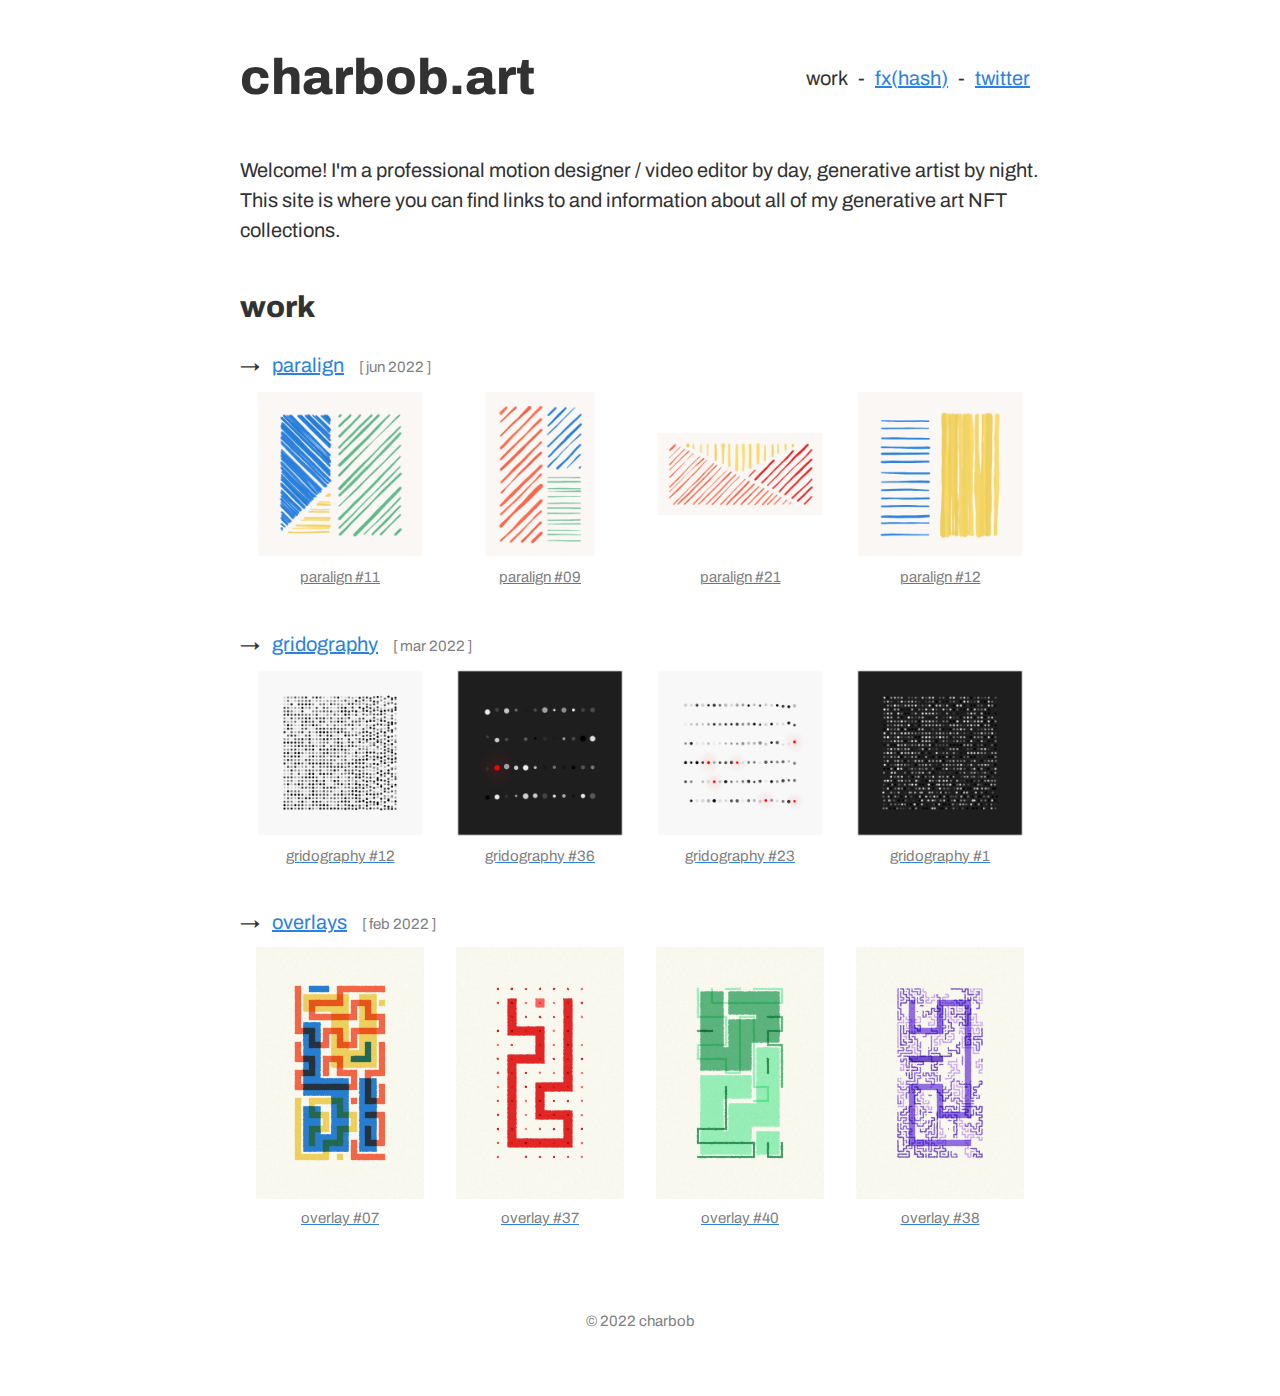
<file: index.html>
<!DOCTYPE html>
<html lang="en">

<head>
    <meta charset="utf-8" />
    <link rel="preconnect" href="https://fonts.googleapis.com">
    <link rel="preconnect" href="https://fonts.gstatic.com" crossorigin>
    <link href="https://fonts.googleapis.com/css2?family=Archivo:wght@100;400;800&display=swap" rel="stylesheet">
    <link rel="icon" type="image/png" href="favicon/1_pfp.png">
    <link rel="stylesheet" type="text/css" href="style.css">
    <title>charbob.art - work</title>
</head>

<body>
    <header class="flex-container">
        <h1 class="flex-child"><a href="../">charbob.art</a></h1>
        <nav class="flex-child">
            <ul>
                <li>work</li>
                <li><a href="https://www.fxhash.xyz/u/charbob" target="_blank" rel="noopener noreferrer">fx(hash)</a></li>
                <li><a href="https://twitter.com/charbob_nft" target="_blank" rel="noopener noreferrer">twitter</a></li>
            </ul>

        </nav>
    </header>
    <section>
        <p>Welcome! I'm a professional motion designer / video editor by day, generative artist by night. This site is where you can find links to and information about all of my generative art NFT collections.</p>
    </section>
    <section>
        <h3>work
            <!--<span class='subtag'>[ newest first ]</span>--></h3>
        <ul>
            <li>
                <span><a href="/paralign">paralign</a><span class='subtag'>[ jun 2022 ]</span></span>
                <div class="project flex-container">
                    <a href="https://www.fxhash.xyz/gentk/794328" class="qtr flex-child" target="_blank" rel="noopener noreferrer">
                        <img src="paralign/img/paralign_11-min.png">
                        <figcaption>paralign #11</figcaption>
                    </a>
                    <a href="https://www.fxhash.xyz/gentk/794224" class="qtr flex-child" target="_blank" rel="noopener noreferrer">
                        <img src="paralign/img/paralign_09-min.png">
                        <figcaption>paralign #09</figcaption>
                    </a>
                    <a href="https://www.fxhash.xyz/gentk/816910" class="qtr flex-child" target="_blank" rel="noopener noreferrer">
                        <img src="paralign/img/paralign_21-min.png">
                        <figcaption>paralign #21</figcaption>
                    </a>
                    <a href="https://www.fxhash.xyz/gentk/794497" class="qtr flex-child" target="_blank" rel="noopener noreferrer">
                        <img src="paralign/img/paralign_12-min.png">
                        <figcaption>paralign #12</figcaption>
                    </a>
                </div>
            </li>

            <li>
                <span><a href="/gridography">gridography</a><span class='subtag'>[ mar 2022 ]</span></span>
                <div class="project flex-container">
                    <a href="https://www.fxhash.xyz/gentk/515740" class="qtr flex-child" target="_blank" rel="noopener noreferrer">
                        <img src="gridography/img/gridography_12-min.png">
                        <figcaption>gridography #12</figcaption>
                    </a>
                    <a href="https://www.fxhash.xyz/gentk/547422" class="qtr flex-child" target="_blank" rel="noopener noreferrer">
                        <img src="gridography/img/gridography_36-min.png">
                        <figcaption>gridography #36</figcaption>
                    </a>
                    <a href="https://www.fxhash.xyz/gentk/516446" class="qtr flex-child" target="_blank" rel="noopener noreferrer">
                        <img src="gridography/img/gridography_23-min.png">
                        <figcaption>gridography #23</figcaption>
                    </a>
                    <a href="https://www.fxhash.xyz/gentk/498549" class="qtr flex-child" target="_blank" rel="noopener noreferrer">
                        <img src="gridography/img/gridography_01-min.png">
                        <figcaption>gridography #1</figcaption>
                    </a>
                </div>
            </li>

            <li>
                <span><a href="/overlays">overlays</a><span class='subtag'>[ feb 2022 ]</span></span>
                <div class="project flex-container">
                    <a href="https://objkt.com/asset/KT1Vv5V8EWVBnxoB2UmpSuDfRXwJaB4LEBcL/37" class="qtr flex-child" target="_blank" rel="noopener noreferrer">
                        <img src="overlays/img/overlay_07-min.png">
                        <figcaption>overlay #07</figcaption>
                    </a>
                    <a href="https://objkt.com/asset/KT1Vv5V8EWVBnxoB2UmpSuDfRXwJaB4LEBcL/25" class="qtr flex-child" target="_blank" rel="noopener noreferrer">
                        <img src="overlays/img/overlay_37-min.png">
                        <figcaption>overlay #37</figcaption>
                    </a>
                    <a href="https://objkt.com/asset/KT1Vv5V8EWVBnxoB2UmpSuDfRXwJaB4LEBcL/30" class="qtr flex-child" target="_blank" rel="noopener noreferrer">
                        <img src="overlays/img/overlay_40-min.png">
                        <figcaption>overlay #40</figcaption>
                    </a>
                    <a href="https://objkt.com/asset/KT1Vv5V8EWVBnxoB2UmpSuDfRXwJaB4LEBcL/26" class="qtr flex-child" target="_blank" rel="noopener noreferrer">
                        <img src="overlays/img/overlay_38-min.png">
                        <figcaption>overlay #38</figcaption>
                    </a>
                </div>
            </li>
        </ul>
    </section>
    <footer>
        © 2022 charbob
    </footer>
</body>

</html>
</file>
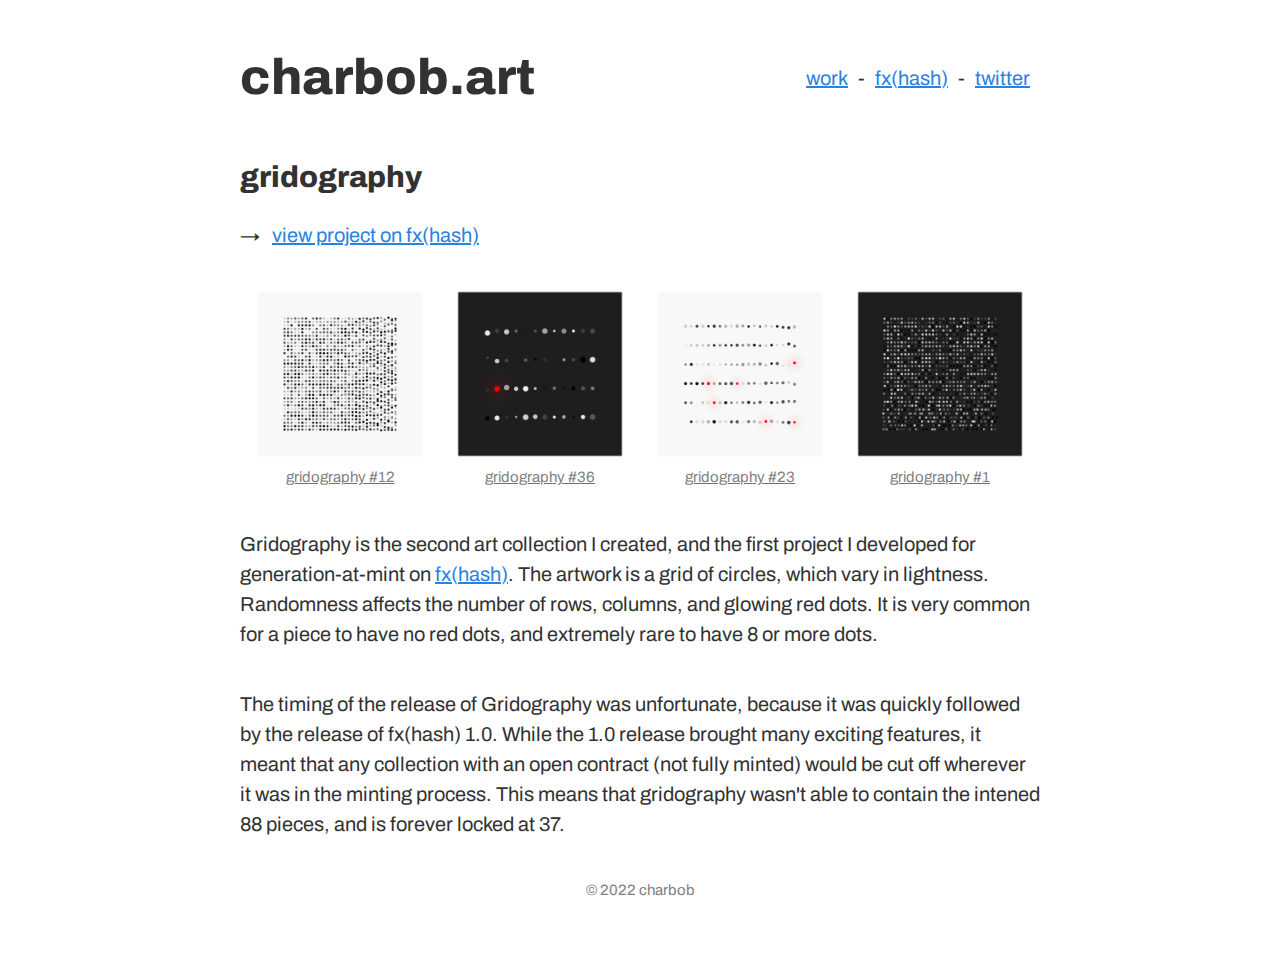
<file: gridography/index.html>
<!DOCTYPE html>
<html lang="en">

<head>
    <meta charset="utf-8" />
    <link rel="preconnect" href="https://fonts.googleapis.com">
    <link rel="preconnect" href="https://fonts.gstatic.com" crossorigin>
    <link href="https://fonts.googleapis.com/css2?family=Archivo:wght@100;400;800&display=swap" rel="stylesheet">
    <link rel="icon" type="image/png" href="../favicon/1_pfp.png">
    <link rel="stylesheet" type="text/css" href="../style.css">
    <title>charbob.art - gridography</title>
</head>

<body>
    <header class="flex-container">
        <h1 class="flex-child"><a href="../">charbob.art</a></h1>
        <nav class="flex-child">
            <ul>
                <li><a href="../">work</a></li>
                <li><a href="https://www.fxhash.xyz/u/charbob" target="_blank" rel="noopener noreferrer">fx(hash)</a></li>
                <li><a href="https://twitter.com/charbob_nft" target="_blank" rel="noopener noreferrer">twitter</a></li>
            </ul>

        </nav>
    </header>

    <section>
        <h3>gridography</h3>
        <ul>
            <li>
                <span><a href="https://www.fxhash.xyz/generative/slug/gridography" target="_blank" rel="noopener noreferrer">view project on fx(hash)</a></span>
            </li>
        </ul>
    </section>

    <section>
        <div class="flex-container">
            <a href="https://www.fxhash.xyz/gentk/515740" class="qtr flex-child" target="_blank" rel="noopener noreferrer">
                <img src="img/gridography_12-min.png">
                <figcaption>gridography #12</figcaption>
            </a>
            <a href="https://www.fxhash.xyz/gentk/547422" class="qtr flex-child" target="_blank" rel="noopener noreferrer">
                <img src="img/gridography_36-min.png">
                <figcaption>gridography #36</figcaption>
            </a>
            <a href="https://www.fxhash.xyz/gentk/516446" class="qtr flex-child" target="_blank" rel="noopener noreferrer">
                <img src="img/gridography_23-min.png">
                <figcaption>gridography #23</figcaption>
            </a>
            <a href="https://www.fxhash.xyz/gentk/498549" class="qtr flex-child" target="_blank" rel="noopener noreferrer">
                <img src="img/gridography_01-min.png">
                <figcaption>gridography #1</figcaption>
            </a>
        </div>
        <p>Gridography is the second art collection I created, and the first project I developed for generation-at-mint on <a href="https://www.fxhash.xyz/generative/slug/gridography" target="_blank" rel="noopener noreferrer">fx(hash)</a>. The artwork is
            a grid of circles, which vary in lightness. Randomness affects the number of rows, columns, and glowing red dots. It is very common for a piece to have no red dots, and extremely rare to have 8 or more dots.</p>
        <p>The timing of the release of Gridography was unfortunate, because it was quickly followed by the release of fx(hash) 1.0. While the 1.0 release brought many exciting features, it meant that any collection with an open contract (not fully minted)
            would be cut off wherever it was in the minting process. This means that gridography wasn't able to contain the intened 88 pieces, and is forever locked at 37.</p>
    </section>
    <footer>
        © 2022 charbob
    </footer>
</body>

</html>
</file>
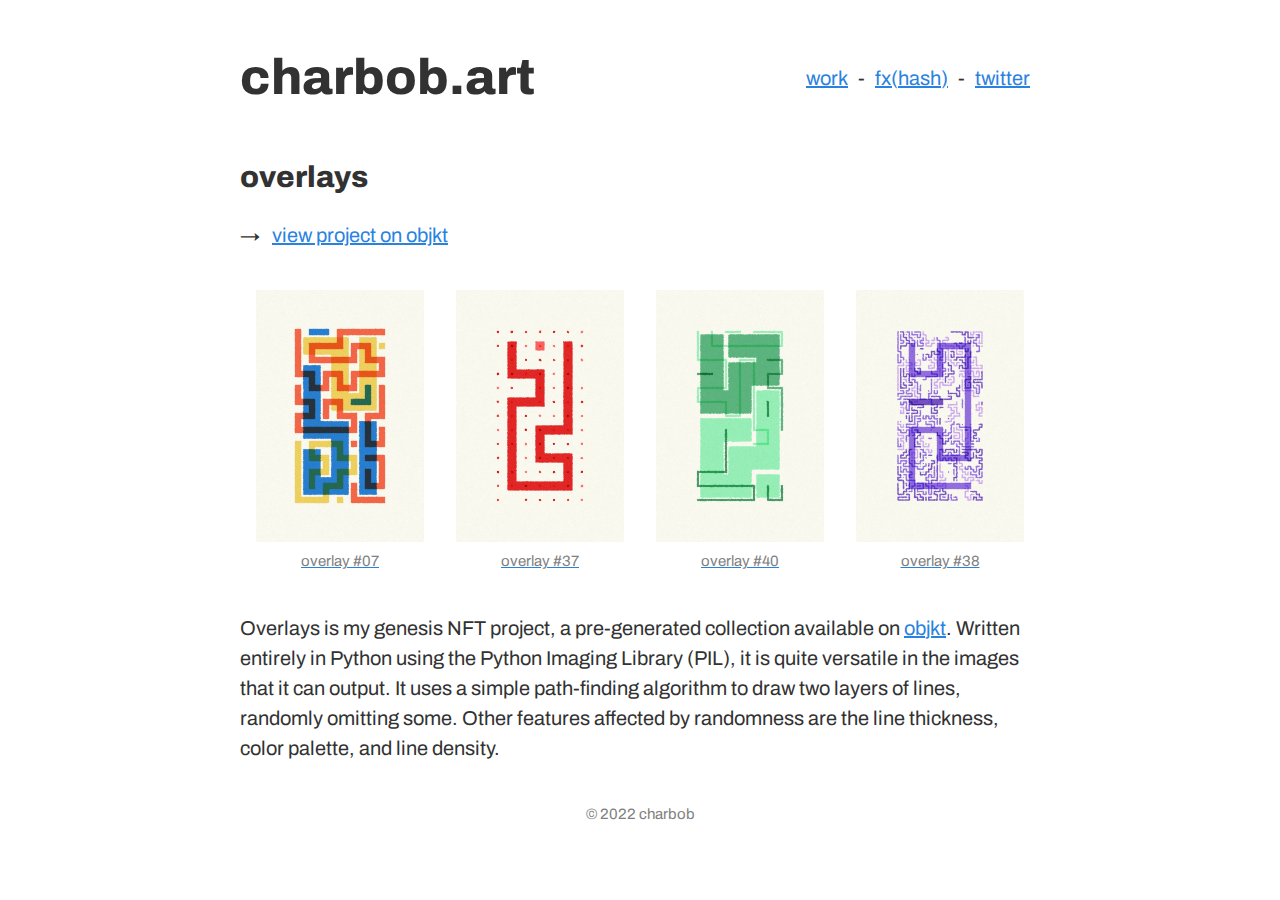
<file: overlays/index.html>
<!DOCTYPE html>
<html lang="en">

<head>
    <meta charset="utf-8" />
    <link rel="preconnect" href="https://fonts.googleapis.com">
    <link rel="preconnect" href="https://fonts.gstatic.com" crossorigin>
    <link href="https://fonts.googleapis.com/css2?family=Archivo:wght@100;400;800&display=swap" rel="stylesheet">
    <link rel="icon" type="image/png" href="../favicon/1_pfp.png">
    <link rel="stylesheet" type="text/css" href="../style.css">
    <title>charbob.art - overlays</title>
</head>

<body>
    <header class="flex-container">
        <h1 class="flex-child"><a href="../">charbob.art</a></h1>
        <nav class="flex-child">
            <ul>
                <li><a href="../">work</a></li>
                <li><a href="https://www.fxhash.xyz/u/charbob" target="_blank" rel="noopener noreferrer">fx(hash)</a></li>
                <li><a href="https://twitter.com/charbob_nft" target="_blank" rel="noopener noreferrer">twitter</a></li>
            </ul>

        </nav>
    </header>

    <section>
        <h3>overlays</h3>
        <ul>
            <li>
                <span><a href="https://objkt.com/collection/KT1Vv5V8EWVBnxoB2UmpSuDfRXwJaB4LEBcL" target="_blank" rel="noopener noreferrer">view project on objkt</a></span>
            </li>
        </ul>
    </section>

    <section>
        <div class="flex-container">
            <a href="https://objkt.com/asset/KT1Vv5V8EWVBnxoB2UmpSuDfRXwJaB4LEBcL/37" class="qtr flex-child" target="_blank" rel="noopener noreferrer">
                <img src="img/overlay_07-min.png">
                <figcaption>overlay #07</figcaption>
            </a>
            <a href="https://objkt.com/asset/KT1Vv5V8EWVBnxoB2UmpSuDfRXwJaB4LEBcL/25" class="qtr flex-child" target="_blank" rel="noopener noreferrer">
                <img src="img/overlay_37-min.png">
                <figcaption>overlay #37</figcaption>
            </a>
            <a href="https://objkt.com/asset/KT1Vv5V8EWVBnxoB2UmpSuDfRXwJaB4LEBcL/30" class="qtr flex-child" target="_blank" rel="noopener noreferrer">
                <img src="img/overlay_40-min.png">
                <figcaption>overlay #40</figcaption>
            </a>
            <a href="https://objkt.com/asset/KT1Vv5V8EWVBnxoB2UmpSuDfRXwJaB4LEBcL/26" class="qtr flex-child" target="_blank" rel="noopener noreferrer">
                <img src="img/overlay_38-min.png">
                <figcaption>overlay #38</figcaption>
            </a>
        </div>
        <p>Overlays is my genesis NFT project, a pre-generated collection available on <a href="https://objkt.com/collection/KT1Vv5V8EWVBnxoB2UmpSuDfRXwJaB4LEBcL" target="_blank" rel="noopener noreferrer">objkt</a>. Written entirely in Python using the Python
            Imaging Library (PIL), it is quite versatile in the images that it can output. It uses a simple path-finding algorithm to draw two layers of lines, randomly omitting some. Other features affected by randomness are the line thickness, color
            palette, and line density.</p>
    </section>

    <!--
    <section>
        <h3>process</h3>

        <p>As soon as I saw the variety and success of generative art in the NFT world, I knew I wanted to dive in. I had taken a course in college that was entirely based in processing, and I had dabbled in generative art without knowing that it was an
            established art medium. In early 2022, I was thinking about what my first NFT project would be, and I randomly found this old doodle I had done years earlier.</p>

        <img class="main" src="img/overlays-doodle.jpg">

        <p>I remember drawing this while half paying attention to something else. When I found it again, I realized that there were clear rules that I had established for myself while drawing it. For example, lines could only start on 1/2 segments of the
            grid, could not collide with eachother, and could only turn 90 degrees. There are probably many other more subtle rules too, but those are the ones that I payed most attention to.</p>

        <p>I started in python by establishing a grid system, and some lines made of rectangles going from point to point. The first versions started in the top left grid point, tried to draw a long line, then started from the next grid point. This method
            was kept all the way through the final iteration of the project. Below are some early explorations.</p>
        <div class="photo-row">
            <img class="qtr" src="img/overlays-inprogress01.png">
            <img class="qtr" src="img/overlays-inprogress02.png">
            <img class="qtr" src="img/overlays-inprogress03.png">
            <img class="qtr" src="img/overlays-inprogress04.png">
        </div>


        <p>As shown above, the algorithm was already pretty versatile, I could change the line stroke width, the grid density, and the margin, leading to some varied results that still felt cohesive together.</p>

        <p>Something I wanted from the start was for the final image to have some kind of texture. I wanted to avoid the pixel-perfect look that is so easy for generative art to have. I experimented with various built-in filters, as well as changing the
            line cap shape to a circle, creating rounded lines.</p>

        <img class="qtr" src="img/overlays-inprogress05.png">
        <img class="qtr" src="img/overlays-inprogress06.png">
        <img class="qtr" src="img/overlays-inprogress07.png">
        <img class="qtr" src="img/overlays-inprogress08.png">




        <p>At this point, I was drawing each line using a random color within certain bounds. This established a decent color palette, but it started looking like melted ice cream mush, so I </p>
    </section>
-->
    <footer>
        © 2022 charbob
    </footer>

</body>

</html>
</file>
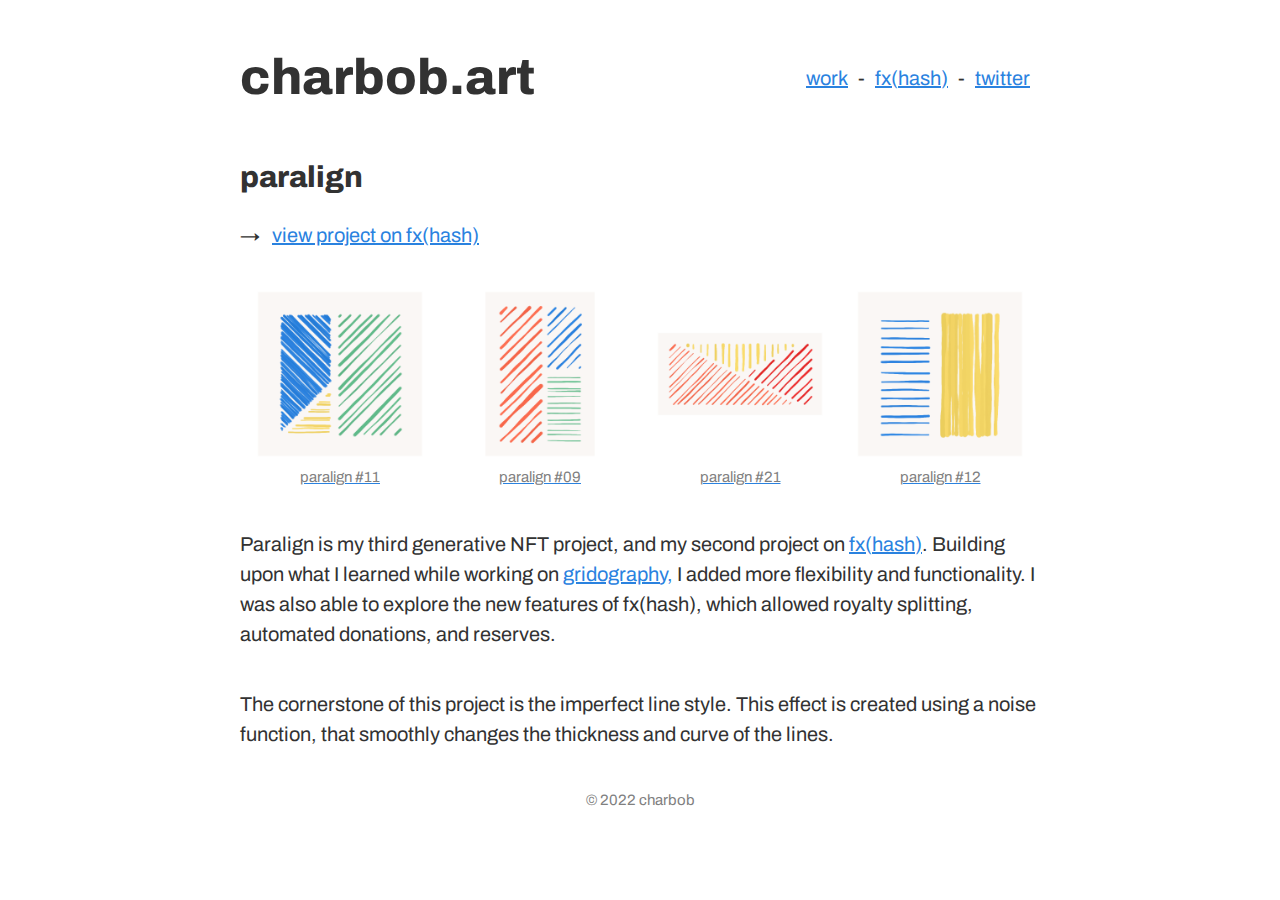
<file: paralign/index.html>
<!DOCTYPE html>
<html lang="en">

<head>
    <meta charset="utf-8" />
    <link rel="preconnect" href="https://fonts.googleapis.com">
    <link rel="preconnect" href="https://fonts.gstatic.com" crossorigin>
    <link href="https://fonts.googleapis.com/css2?family=Archivo:wght@100;400;800&display=swap" rel="stylesheet">
    <link rel="icon" type="image/png" href="../favicon/1_pfp.png">
    <link rel="stylesheet" type="text/css" href="../style.css">
    <title>charbob.art - paralign</title>
</head>

<body>
    <header class="flex-container">
        <h1 class="flex-child"><a href="../">charbob.art</a></h1>
        <nav class="flex-child">
            <ul>
                <li><a href="../">work</a></li>
                <li><a href="https://www.fxhash.xyz/u/charbob" target="_blank" rel="noopener noreferrer">fx(hash)</a></li>
                <li><a href="https://twitter.com/charbob_nft" target="_blank" rel="noopener noreferrer">twitter</a></li>
            </ul>

        </nav>
    </header>

    <section>
        <h3>paralign</h3>
        <ul>
            <li>
                <span><a href="https://www.fxhash.xyz/generative/13993" target="_blank" rel="noopener noreferrer">view project on fx(hash)</a></span>
            </li>
        </ul>
    </section>

    <section>
        <div class="flex-container">
            <a href="https://www.fxhash.xyz/gentk/794328" class="qtr flex-child" target="_blank" rel="noopener noreferrer">
                <img src="img/paralign_11-min.png">
                <figcaption>paralign #11</figcaption>
            </a>
            <a href="https://www.fxhash.xyz/gentk/794224" class="qtr flex-child" target="_blank" rel="noopener noreferrer">
                <img src="img/paralign_09-min.png">
                <figcaption>paralign #09</figcaption>
            </a>
            <a href="https://www.fxhash.xyz/gentk/816910" class="qtr flex-child" target="_blank" rel="noopener noreferrer">
                <img src="img/paralign_21-min.png">
                <figcaption>paralign #21</figcaption>
            </a>
            <a href="https://www.fxhash.xyz/gentk/794497" class="qtr flex-child" target="_blank" rel="noopener noreferrer">
                <img src="img/paralign_12-min.png">
                <figcaption>paralign #12</figcaption>
            </a>
        </div>
        <p>Paralign is my third generative NFT project, and my second project on <a href="https://www.fxhash.xyz/generative/slug/gridography" target="_blank" rel="noopener noreferrer">fx(hash)</a>. Building upon what I learned while working on <a href="../gridography">gridography,</a>            I added more flexibility and functionality. I was also able to explore the new features of fx(hash), which allowed royalty splitting, automated donations, and reserves.</p>
        <p>The cornerstone of this project is the imperfect line style. This effect is created using a noise function, that smoothly changes the thickness and curve of the lines.</p>
    </section>

    <!-- 
        <section>
        <h3>algorithm</h3>

        <p>The first step to happen is assigning an aspect ratio for the canvas, 1x1, 2x3, 3x2, 4x3, 3x4, 1x2, and 2x1 using weighted probabilities in that order. Then, two polygons of random shape are created, followed by a third that encompasses the full canvas.
            These polygons are assigned a line direction, line density, and line color from .</p>

        <div class="photo-row flex-container">
            <img class="qtr flex-child" src="img/progress_01.png">
            <img class="qtr flex-child" src="img/progress_02.png">
            <img class="qtr flex-child" src="img/progress_03.png">
            <img class="qtr flex-child" src="img/progress_04.png">
        </div>

        <p>Each polygon is then filled with lines. Each line is slightly offset in position and angle, to give a more hand-drawn aesthetic. The line thickness along the line varies according to a noise function, to simulate ink on a page.</p>

        <div class="photo-row flex-container">
            <img class="qtr flex-child" src="img/progress_05.png">
            <img class="qtr flex-child" src="img/progress_06.png">
            <img class="qtr flex-child" src="img/progress_07.png">
            <img class="qtr flex-child" src="img/progress_08.png">
        </div>

        <p>The lines themselves are drawn using hundreds of circles. </p>

    </section>
-->

    <footer>
        © 2022 charbob
    </footer>

</body>

</html>
</file>
<file: style.css>
/* general */

* {
    margin: 0;
    padding: 0;
    font-family: 'Archivo', sans-serif;
    line-height: 150%;
    font-size: 20px;
    font-weight: 400;
    color: rgb(50, 50, 50);
    outline-style: none;
    /* none - dotted */
}

body {
    display: block;
    margin-left: auto;
    margin-right: auto;
    padding: 5%;
    padding-top: 40px;
    max-width: 800px;
}

p {
    margin-bottom: 40px;
}

header {
    margin-bottom: 40px;
}

footer {
    text-align: center;
    font-size: 15px;
    color: rgb(128, 128, 128);
}


/* flex */

.flex-container {
    display: flex;
}

.flex-child {
    flex: 1;
}


/* headings */

h1 a,
h1 a:visited {
    font-size: 50px;
    color: rgb(50, 50, 50);
    font-weight: 800;
    text-decoration: none;
}

h1 a:hover {
    color: rgb(95, 185, 136);
}

h2 {
    font-size: 40px;
    font-weight: 800;
}

h3 {
    font-size: 30px;
    font-weight: 800;
    margin-bottom: 20px;
}


/* image */

img {
    width: 400px;
    max-width: 100%;
}

img.main {
    display: block;
    margin-left: auto;
    margin-right: auto;
}

div.flex-container {
    display: flex;
    justify-content: space-between;
    width: 100%;
    margin-bottom: 40px;
}

a.flex-child {
    width: 20%;
    max-width: 200px;
    padding: 0% 2%;
}

figcaption {
    text-align: center;
    max-width: 200px;
    font-size: 15px;
    font-weight: 400;
    color: rgb(128, 128, 128);
}


/* lists */

ul {
    padding-bottom: 40px;
    list-style: "→";
}

ul li {
    list-style-position: inside;
    margin-bottom: 0px;
}

li span {
    margin-left: 8px;
}


/* nav */

header h1 {
    display: flex;
    justify-content: left;
    height: 100%;
    align-items: center;
    color: 'red';
}

nav ul {
    margin-left: 20px;
    display: flex;
    justify-content: right;
    height: 100%;
    align-items: center;
}

nav li {
    display: block;
    margin-top: auto;
    margin-bottom: auto;
    list-style: none;
    float: left;
}

nav li:after {
    padding-left: 10px;
    padding-right: 10px;
    content: "-"
}

nav li:last-child:after {
    content: "";
    padding-right: 0px;
}


/* links */

a {
    color: rgb(42, 130, 223);
}

a:visited {
    color: rgb(151, 114, 239);
}

a:hover {
    color: rgb(95, 185, 136);
}


/* misc */

.subtag {
    margin-left: 15px;
    font-size: 15px;
    color: rgb(128, 128, 128);
}

.arrow {
    margin-right: 20px;
}

.project {
    padding-top: 10px;
}
</file>
